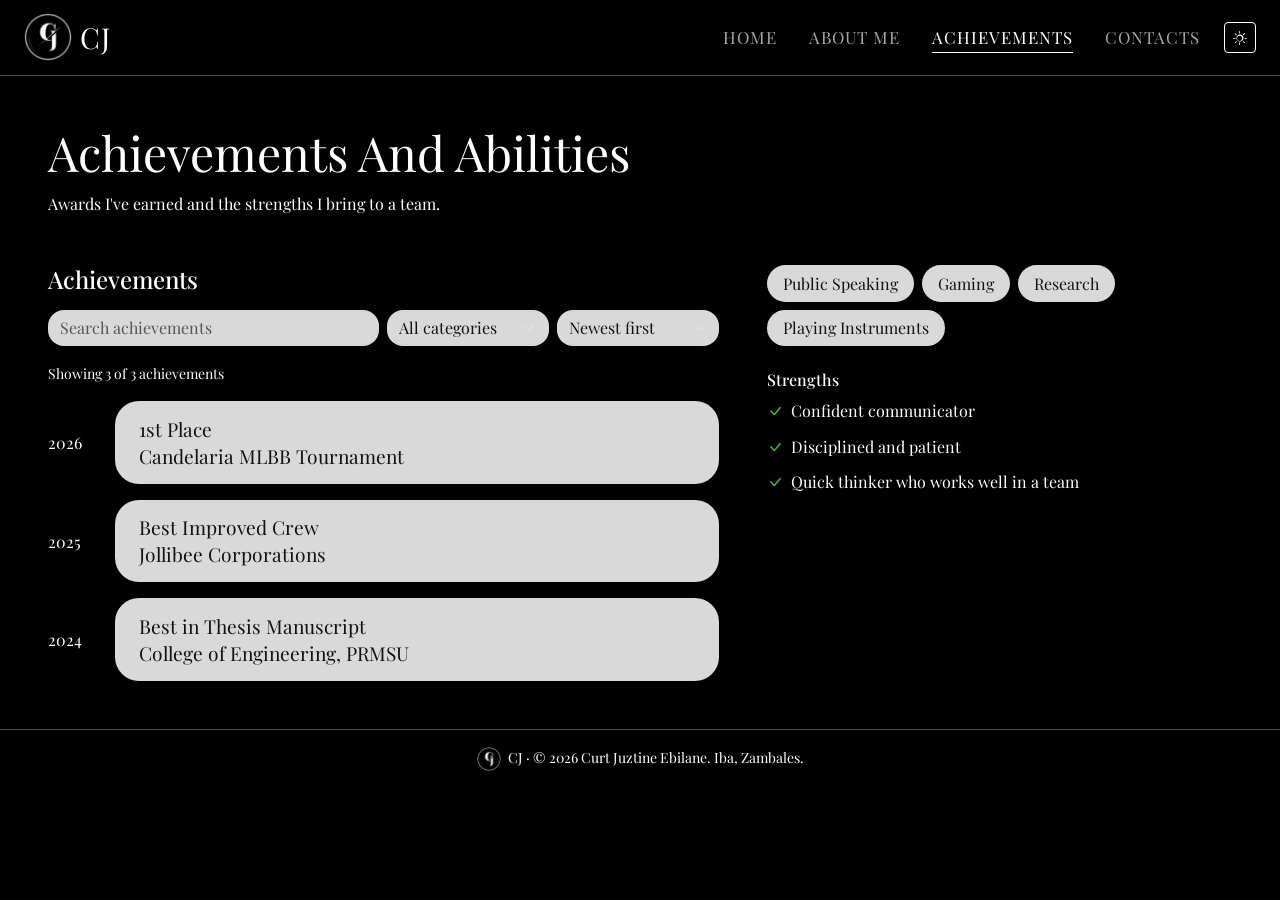
<file: pages/achievements.html>
<!DOCTYPE html>
<html lang="en" data-bs-theme="dark">
<head>
<meta charset="UTF-8">
<meta name="viewport" content="width=device-width, initial-scale=1">
<title>Achievements | CJ Portfolio</title>
<meta name="description" content="Personal portfolio of Curt Juztine (CJ) Ebilane, Iba, Zambales.">
<link rel="preconnect" href="https://fonts.googleapis.com">
<link rel="preconnect" href="https://fonts.gstatic.com" crossorigin>
<link href="https://fonts.googleapis.com/css2?family=Playfair+Display:wght@400;600;700&display=swap" rel="stylesheet">
<link href="https://cdn.jsdelivr.net/npm/bootstrap@5.3.3/dist/css/bootstrap.min.css" rel="stylesheet">
<link href="https://cdn.jsdelivr.net/npm/bootstrap-icons@1.11.3/font/bootstrap-icons.min.css" rel="stylesheet">
<link href="../assets/css/style.css" rel="stylesheet">
</head>
<body data-page="achievements">
<a class="visually-hidden-focusable" href="#main">Skip to content</a>
<nav class="navbar navbar-expand-md border-bottom sticky-top bg-body" aria-label="Main navigation">
<div class="container-fluid px-3 px-md-4">
<a class="navbar-brand d-flex align-items-center gap-2" href="../index.html" aria-label="CJ, home"><img src="../assets/images/logo.png?v=2" alt="" width="48" height="48" class="rounded-circle"><span class="brand-text">CJ</span></a>
<button class="navbar-toggler" type="button" data-bs-toggle="collapse" data-bs-target="#nav" aria-controls="nav" aria-expanded="false" aria-label="Toggle navigation"><span class="navbar-toggler-icon"></span></button>
<div class="collapse navbar-collapse" id="nav">
<ul class="navbar-nav ms-auto align-items-md-center gap-md-3"><li class="nav-item"><a class="nav-link" href="../index.html">Home</a></li><li class="nav-item"><a class="nav-link" href="about.html">About Me</a></li><li class="nav-item"><a class="nav-link active" href="achievements.html" aria-current="page">Achievements</a></li><li class="nav-item"><a class="nav-link" href="contact.html">Contacts</a></li>
<li class="nav-item"><button id="themeToggle" class="btn btn-outline-accent btn-sm" type="button" aria-pressed="true"><i class="bi bi-sun" aria-hidden="true"></i><span class="visually-hidden">Switch between light and dark theme</span></button></li>
</ul></div></div></nav>
<main id="main" class="container-fluid px-3 px-md-5 py-5">
<h1 class="display-5">Achievements And Abilities</h1>
<p class="mb-5">Awards I've earned and the strengths I bring to a team.</p>
<div class="row g-5"><div class="col-lg-7">
<h2 class="h4 mb-3">Achievements</h2>
<div class="row g-2 mb-3">
<div class="col-12 col-md-6"><label for="achSearch" class="visually-hidden">Search achievements</label><input id="achSearch" type="search" class="form-control" placeholder="Search achievements" autocomplete="off"></div>
<div class="col-6 col-md-3"><label for="achCategory" class="visually-hidden">Category</label><select id="achCategory" class="form-select"><option value="all">All categories</option><option>Gaming</option><option>Work</option><option>Academic</option></select></div>
<div class="col-6 col-md-3"><label for="achSort" class="visually-hidden">Sort by year</label><select id="achSort" class="form-select"><option value="newest">Newest first</option><option value="oldest">Oldest first</option></select></div></div>
<p id="achCount" class="small" aria-live="polite"></p>
<div id="achList" class="d-grid gap-3"></div>
<p id="achEmpty" class="alert alert-warning mt-3" role="status" hidden>No achievements match your search. Clear the search box or choose All categories.</p></div>
<div class="col-lg-5"><div class="d-flex flex-wrap gap-2 mb-4"><span class="pill-soft">Public Speaking</span><span class="pill-soft">Gaming</span><span class="pill-soft">Research</span><span class="pill-soft">Playing Instruments</span></div><h2 class="h6">Strengths</h2><ul class="list-unstyled"><li class="mb-2"><i class="bi bi-check-lg check me-2" aria-hidden="true"></i>Confident communicator</li><li class="mb-2"><i class="bi bi-check-lg check me-2" aria-hidden="true"></i>Disciplined and patient</li><li class="mb-2"><i class="bi bi-check-lg check me-2" aria-hidden="true"></i>Quick thinker who works well in a team</li></ul></div></div>
</main>
<footer class="border-top py-3 text-center small"><img src="../assets/images/logo.png?v=2" alt="" width="24" height="24" class="rounded-circle me-1"> CJ &middot; &copy; 2026 Curt Juztine Ebilane. Iba, Zambales.</footer>
<script src="https://cdn.jsdelivr.net/npm/bootstrap@5.3.3/dist/js/bootstrap.bundle.min.js"></script>
<script src="../assets/js/script.js"></script>
</body>
</html>
</file>
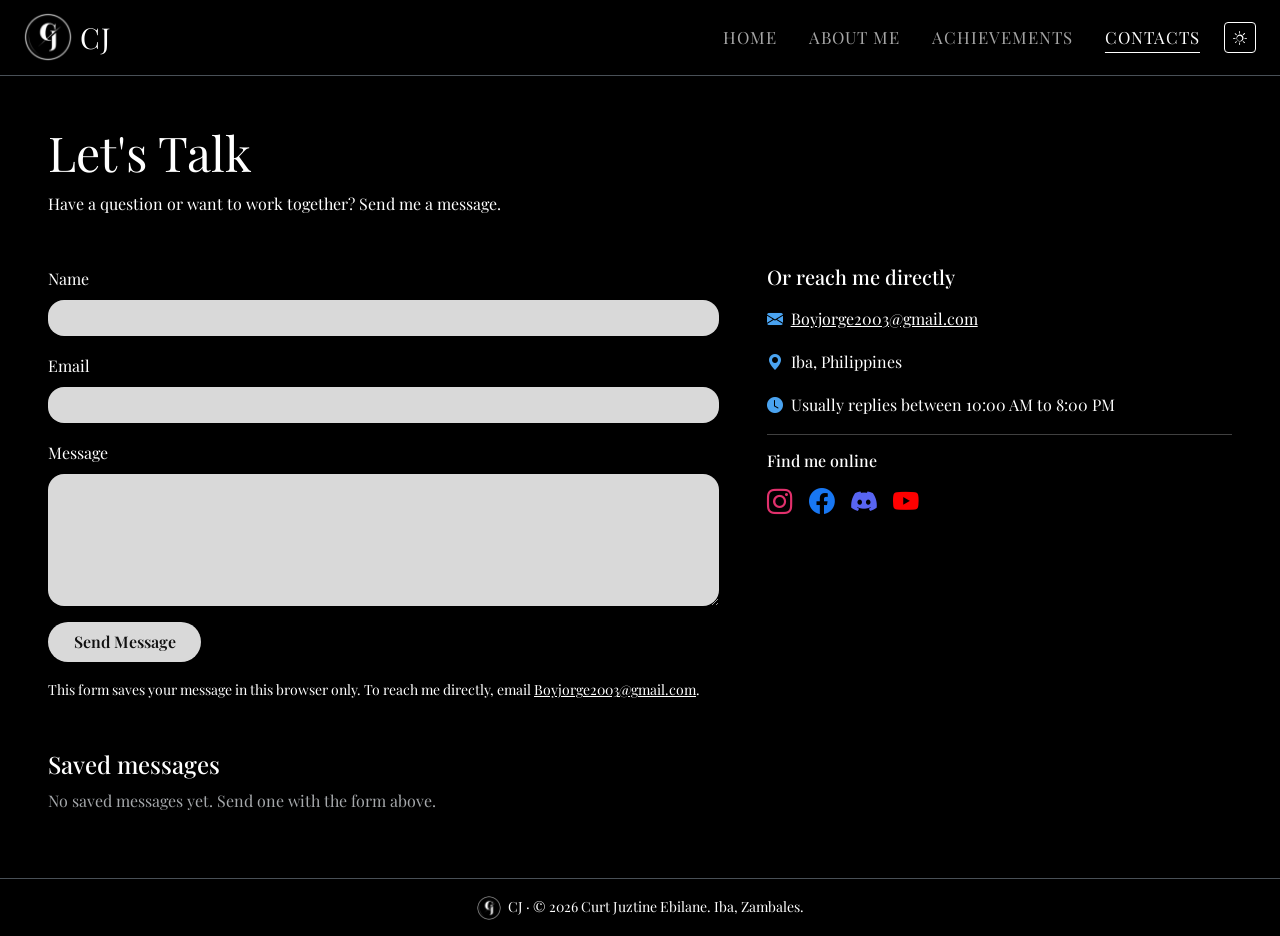
<file: pages/contact.html>
<!DOCTYPE html>
<html lang="en" data-bs-theme="dark">
<head>
<meta charset="UTF-8">
<meta name="viewport" content="width=device-width, initial-scale=1">
<title>Contacts | CJ Portfolio</title>
<meta name="description" content="Personal portfolio of Curt Juztine (CJ) Ebilane, Iba, Zambales.">
<link rel="preconnect" href="https://fonts.googleapis.com">
<link rel="preconnect" href="https://fonts.gstatic.com" crossorigin>
<link href="https://fonts.googleapis.com/css2?family=Playfair+Display:wght@400;600;700&display=swap" rel="stylesheet">
<link href="https://cdn.jsdelivr.net/npm/bootstrap@5.3.3/dist/css/bootstrap.min.css" rel="stylesheet">
<link href="https://cdn.jsdelivr.net/npm/bootstrap-icons@1.11.3/font/bootstrap-icons.min.css" rel="stylesheet">
<link href="../assets/css/style.css" rel="stylesheet">
</head>
<body data-page="contact">
<a class="visually-hidden-focusable" href="#main">Skip to content</a>
<nav class="navbar navbar-expand-md border-bottom sticky-top bg-body" aria-label="Main navigation">
<div class="container-fluid px-3 px-md-4">
<a class="navbar-brand d-flex align-items-center gap-2" href="../index.html" aria-label="CJ, home"><img src="../assets/images/logo.png?v=2" alt="" width="48" height="48" class="rounded-circle"><span class="brand-text">CJ</span></a>
<button class="navbar-toggler" type="button" data-bs-toggle="collapse" data-bs-target="#nav" aria-controls="nav" aria-expanded="false" aria-label="Toggle navigation"><span class="navbar-toggler-icon"></span></button>
<div class="collapse navbar-collapse" id="nav">
<ul class="navbar-nav ms-auto align-items-md-center gap-md-3"><li class="nav-item"><a class="nav-link" href="../index.html">Home</a></li><li class="nav-item"><a class="nav-link" href="about.html">About Me</a></li><li class="nav-item"><a class="nav-link" href="achievements.html">Achievements</a></li><li class="nav-item"><a class="nav-link active" href="contact.html" aria-current="page">Contacts</a></li>
<li class="nav-item"><button id="themeToggle" class="btn btn-outline-accent btn-sm" type="button" aria-pressed="true"><i class="bi bi-sun" aria-hidden="true"></i><span class="visually-hidden">Switch between light and dark theme</span></button></li>
</ul></div></div></nav>
<main id="main" class="container-fluid px-3 px-md-5 py-5">
<h1 class="display-5">Let's Talk</h1>
<p class="mb-5">Have a question or want to work together? Send me a message.</p>
<div class="row g-5"><div class="col-lg-7">
<form id="contactForm" novalidate><div class="mb-3"><label for="name" class="form-label">Name</label><input id="name" name="name" type="text" class="form-control" autocomplete="name" aria-describedby="nameFeedback"><div id="nameFeedback" class="invalid-feedback"></div></div><div class="mb-3"><label for="email" class="form-label">Email</label><input id="email" name="email" type="email" class="form-control" autocomplete="email" aria-describedby="emailFeedback"><div id="emailFeedback" class="invalid-feedback"></div></div><div class="mb-3"><label for="message" class="form-label">Message</label><textarea id="message" name="message" class="form-control" rows="5" aria-describedby="messageFeedback"></textarea><div id="messageFeedback" class="invalid-feedback"></div></div>
<button type="submit" class="btn btn-soft">Send Message</button>
<p class="small mt-3 mb-0">This form saves your message in this browser only. To reach me directly, email <a href="mailto:Boyjorge2003@gmail.com">Boyjorge2003@gmail.com</a>.</p>
<div id="formSuccess" class="alert alert-success mt-3" role="status" hidden></div></form></div>
<div class="col-lg-5"><h2 class="h5 mb-3">Or reach me directly</h2>
<p><i class="bi bi-envelope-fill contact-icon me-2" aria-hidden="true"></i><a href="mailto:Boyjorge2003@gmail.com">Boyjorge2003@gmail.com</a></p>
<p><i class="bi bi-geo-alt-fill contact-icon me-2" aria-hidden="true"></i>Iba, Philippines</p>
<p><i class="bi bi-clock-fill contact-icon me-2" aria-hidden="true"></i>Usually replies between 10:00 AM to 8:00 PM</p>
<hr><h2 class="h6">Find me online</h2><div class="social d-flex gap-3"><a href="https://www.instagram.com/your-username" target="_blank" rel="noopener" aria-label="Instagram"><i class="bi bi-instagram" data-brand="instagram" aria-hidden="true"></i></a><a href="https://www.facebook.com/your-username" target="_blank" rel="noopener" aria-label="Facebook"><i class="bi bi-facebook" data-brand="facebook" aria-hidden="true"></i></a><a href="https://discord.com/users/your-id" target="_blank" rel="noopener" aria-label="Discord"><i class="bi bi-discord" data-brand="discord" aria-hidden="true"></i></a><a href="https://www.youtube.com/@your-channel" target="_blank" rel="noopener" aria-label="YouTube"><i class="bi bi-youtube" data-brand="youtube" aria-hidden="true"></i></a></div></div></div>
<h2 class="h4 mt-5">Saved messages</h2><div id="savedMessages" class="list-group" aria-live="polite"></div>
</main>
<footer class="border-top py-3 text-center small"><img src="../assets/images/logo.png?v=2" alt="" width="24" height="24" class="rounded-circle me-1"> CJ &middot; &copy; 2026 Curt Juztine Ebilane. Iba, Zambales.</footer>
<script src="https://cdn.jsdelivr.net/npm/bootstrap@5.3.3/dist/js/bootstrap.bundle.min.js"></script>
<script src="../assets/js/script.js"></script>
</body>
</html>
</file>
<file: assets/css/style.css>
/* CJ Portfolio (mockup version): black theme, serif type, light-grey cards, black pills */
:root {
  --bs-body-font-family: 'Playfair Display', Georgia, serif; --bs-body-line-height: 1.7;
  --accent: #000; --on-accent: #fff; --card: #d9d9d9; --on-card: #111; --check: #1a7f37;
}
[data-bs-theme=dark] { --bs-body-bg: #000; --bs-body-color: #fff; --bs-body-bg-rgb: 0,0,0; --accent: #fff; --on-accent: #000; --check: #3fb950; }
a { color: inherit; }
main { overflow-wrap: break-word; }
.brand-text { font-size: 1.8rem; letter-spacing: .05em; }
.navbar .nav-link { text-transform: uppercase; letter-spacing: .06em; font-size: 1.05rem; }
.nav-link.active { text-decoration: underline; text-underline-offset: .5rem; }
[data-bs-theme=dark] .navbar-toggler-icon { filter: invert(1); }
:focus-visible, .form-control:focus, .form-select:focus { outline: 3px solid var(--accent) !important; outline-offset: 2px; box-shadow: none !important; }
.btn-soft { background: var(--card); color: var(--on-card); border: 0; border-radius: 999px; padding: .5rem 1.6rem; font-weight: 600; }
.btn-soft:hover { background: var(--card); color: var(--on-card); filter: brightness(1.12); }
.btn-outline-accent { --bs-btn-color: var(--accent); --bs-btn-border-color: var(--accent); --bs-btn-hover-color: var(--on-accent); --bs-btn-hover-bg: var(--accent); --bs-btn-hover-border-color: var(--accent); --bs-btn-active-color: var(--on-accent); --bs-btn-active-bg: var(--accent); }
.hero-carousel .slide-open, .photo-card { display: block; width: 100%; border: 0; text-align: left; cursor: zoom-in; }
.hero-carousel .slide-open { padding: 0; background: none; }
.hero-carousel img { display: block; width: 100%; aspect-ratio: 16 / 9; object-fit: cover; object-position: center 25%; border-radius: 1rem; }
.hero-carousel .carousel-indicators { position: static; margin: .5rem 0 0; }
.hero-carousel .carousel-indicators [data-bs-target] { width: 30px; height: 30px; border: 8px solid transparent; border-radius: 50%; background-color: var(--accent); background-clip: padding-box; margin: 0 .15rem; }
.photo-card { background: var(--card); color: var(--on-card); border-radius: 1.5rem; padding: .75rem; }
.photo-card img { display: block; width: 100%; aspect-ratio: 16 / 9; object-fit: cover; border-radius: 1rem; }
.photo-card--wide img { aspect-ratio: 16 / 7; }
.pill { display: inline-block; margin-top: .6rem; padding: .1rem .9rem; border-radius: 999px; background: #000; color: #fff; font-size: .85rem; }
.about-photo { width: 100%; aspect-ratio: 3 / 2; object-fit: cover; border-radius: 1.5rem; }
.ach-year { width: 3.2rem; flex: none; }
.ach-card { background: var(--card); color: var(--on-card); border-radius: 1.5rem; padding: .9rem 1.5rem; font-size: 1.2rem; line-height: 1.4; }
.ach-card strong { display: block; font-weight: 400; }
.pill-soft { background: var(--card); color: var(--on-card); border-radius: 999px; padding: .3rem 1rem; }
.check { color: var(--check); }
.form-control, .form-select { background-color: var(--card); color: var(--on-card); border: 0; border-radius: 1rem; }
.form-control::placeholder { color: #555; }
.list-group-item { background: var(--card); color: var(--on-card); border: 0; border-radius: 1rem !important; margin-bottom: .5rem; }
.contact-icon { color: #4aa3f0; }
.social a { font-size: 1.6rem; }
@media (prefers-reduced-motion: reduce) { * { transition: none !important; scroll-behavior: auto !important; } }
[data-brand=instagram] { color: #e1306c; } [data-brand=facebook] { color: #1877f2; } [data-brand=discord] { color: #5865f2; } [data-brand=youtube] { color: #f00; }
</file>
